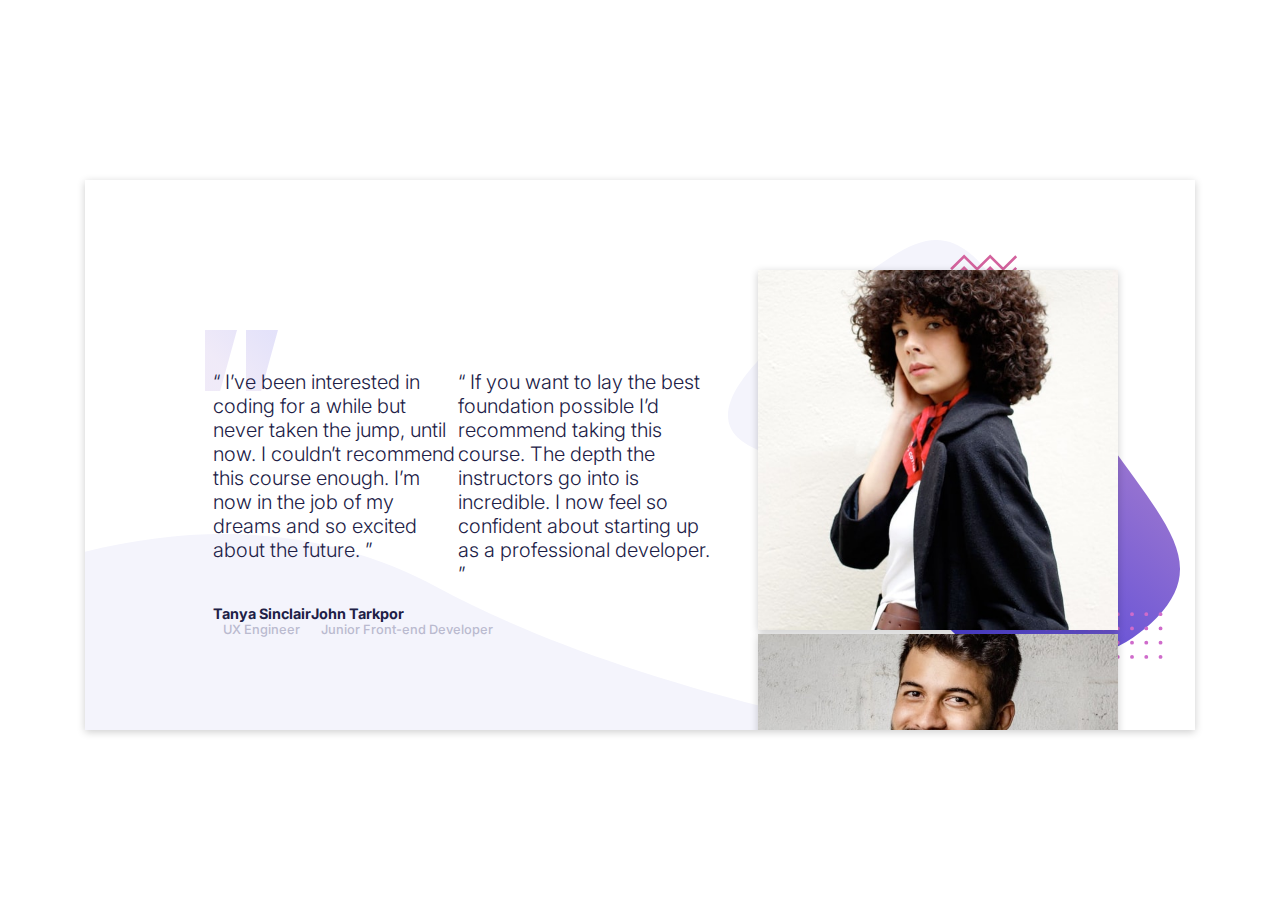
<file: index.html>
<!DOCTYPE html>
<html lang="en">
<head>
    <meta charset="UTF-8">
    <meta http-equiv="X-UA-Compatible" content="IE=edge">
    <meta name="viewport" content="width=device-width, initial-scale=1.0">
    <link rel="icon" type="image/png" sizes="32x32" href="./images/favicon-32x32.png">
    <link href="https://fonts.googleapis.com/css2?family=Inter:wght@300;500;700&display=swap" rel="stylesheet">
    <link rel="stylesheet" href="style.css">
    <title>Frontend Mentor | Coding Bootcamp Testimonials Slider</title>
</head>
<body>
    <div class="main">
        <div class="container2">
            <div class="textBox">
                <img class="quote" src="./images/pattern-quotes.svg" alt="Quote">
            </div>
            <div class="about">
                 <div class="tanyaAbout">
                     <p>  “ I’ve been interested in coding for a while but never taken the jump, until now.
                       I couldn’t recommend this course enough. I’m now in the job of my dreams and so
                       excited about the future. ”</p>
                 </div>
                 <div class="johnAbout">
                     <p>  “ If you want to lay the best foundation possible I’d recommend taking this course.
                       The depth the instructors go into is incredible. I now feel so confident about
                       starting up as a professional developer. ”</p>
                 </div>
            </div>
            <div class="denotation">
                 <div class="tanyaDenotation">
                        <h2>Tanya Sinclair</h2>
                        <h3> UX Engineer</h3>
                 </div>
                 <div class="johnDenotation">
                       <h2> John Tarkpor</h2>
                        <h3>   Junior Front-end Developer</h3>
                 </div>
            </div>
       </div>

        <div class="container1">
            <div class="imgbox">

                     <img class="tanyaPhoto" src="./images/image-tanya.jpg" alt="Tanya's Photo">
                     <img class="johnPhoto" src="./images/image-john.jpg" alt="John's Photo">

            </div>
            <div class="icon">
                   <img class="prev" src="./images/icon-prev.svg" alt="previous btn">
                   <img class="next" src="./images/icon-next.svg" alt="next btn">
            </div>
       </div>



    </div>

    <script src="script.js"></script>
</body>
</html>
</file>
<file: style.css>
@import url('https://fonts.googleapis.com/css2?family=Inter:wght@300&display=swap');

:root {
    --darkBlue: hsl(240, 38%, 20%);
    --grayishBlue: hsl(240, 18%, 77%);
}

*{
    padding: 0;
    margin: 0;
    box-sizing: border-box;
}

.main{
    margin: 0 auto;
    width: 1110px;
    height: 550px;
    background: url("./images/pattern-curve.svg");
    background-repeat: no-repeat;
    background-position: bottom left;
    background-size: 70%;
    position: relative;
    top: 180px;
    display: flex;
    justify-content: flex-end;
    overflow: hidden;
    box-shadow: 0 2px 8px rgba(0, 0, 0, 0.2);

}
.container1{
    width: 45%;
    background: url("./images/pattern-bg.svg");
    background-repeat: no-repeat;
    background-position:top center;
    background-size: 100%;
    margin: 60px auto 0;
    padding: 30px;
    padding-right: 30px;
    position: relative;
    margin-right: 15px;
}
.imgbox img{
    width: 360px;
    box-shadow: 0 2px 8px rgba(0, 0, 0, 0.2);
}

.container1 .imgbox .tanyaPhoto, .johnPhoto{
    position: relative;
    margin: 0em auto;
    margin-right:2em;
    transition: left 500ms linear;
}

.container1 .icon{
    cursor: pointer;
    position:relative;
    top: -1.2em;
    width: 85px;
    background-color: white;
    margin: 0em 4em;  
    display: flex;
    justify-content: space-around;
    padding: 0.5em 0.3em; 
    border-radius: 50px;
    box-shadow: 0 2px 8px rgba(0, 0, 0, 0.2);
}

.prev, .next{
    width: 9px;
}

.textBox .quote{
   margin: 0 auto;
   padding-top: 0px;
   width: 14%;
   position: relative;
}

.container2{
    padding-top: 150px;
    padding-left: 120px;
    width: 80%;
    max-width: 750px;
    font-family: Inter;
    z-index: 999;
}

.about p{
    font-size: 20px;
    color: var(--darkBlue);
    font-weight: 300;
}

.container2 .about, .denotation{
    position: relative;
    top: -30px;
    margin:0;
    display: flex;
    width: 100%;
    padding: 0.3em 0.5em;
}

.tanyaDenotation h2, .johnDenotation h2{
    font-size: 0.9em;
    color: var(--darkBlue);
    padding-top: 10px;
    font-weight: 700;
}

.tanyaDenotation h3, .johnDenotation h3{
    font-size: 0.8em;
    font-weight: 500;
    color: var(--grayishBlue);
    padding-left: 10px;
}
</file>
